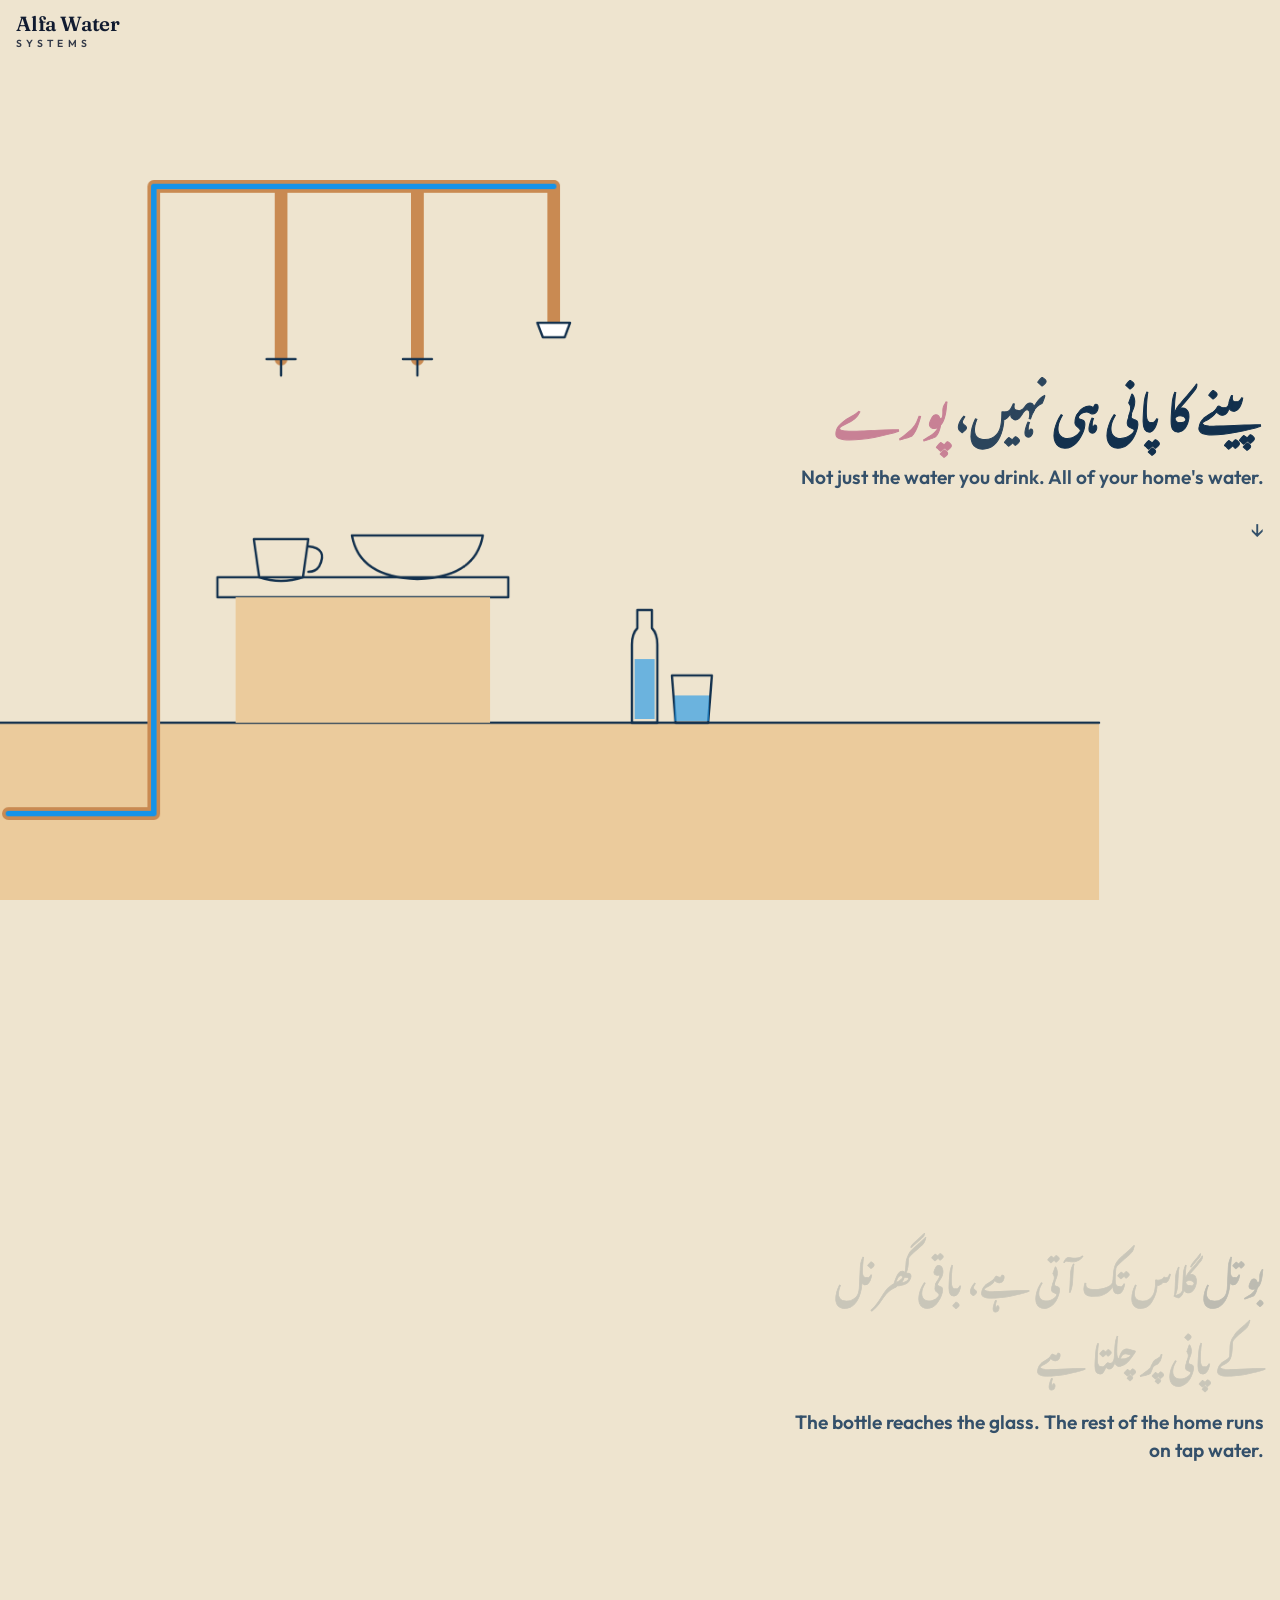
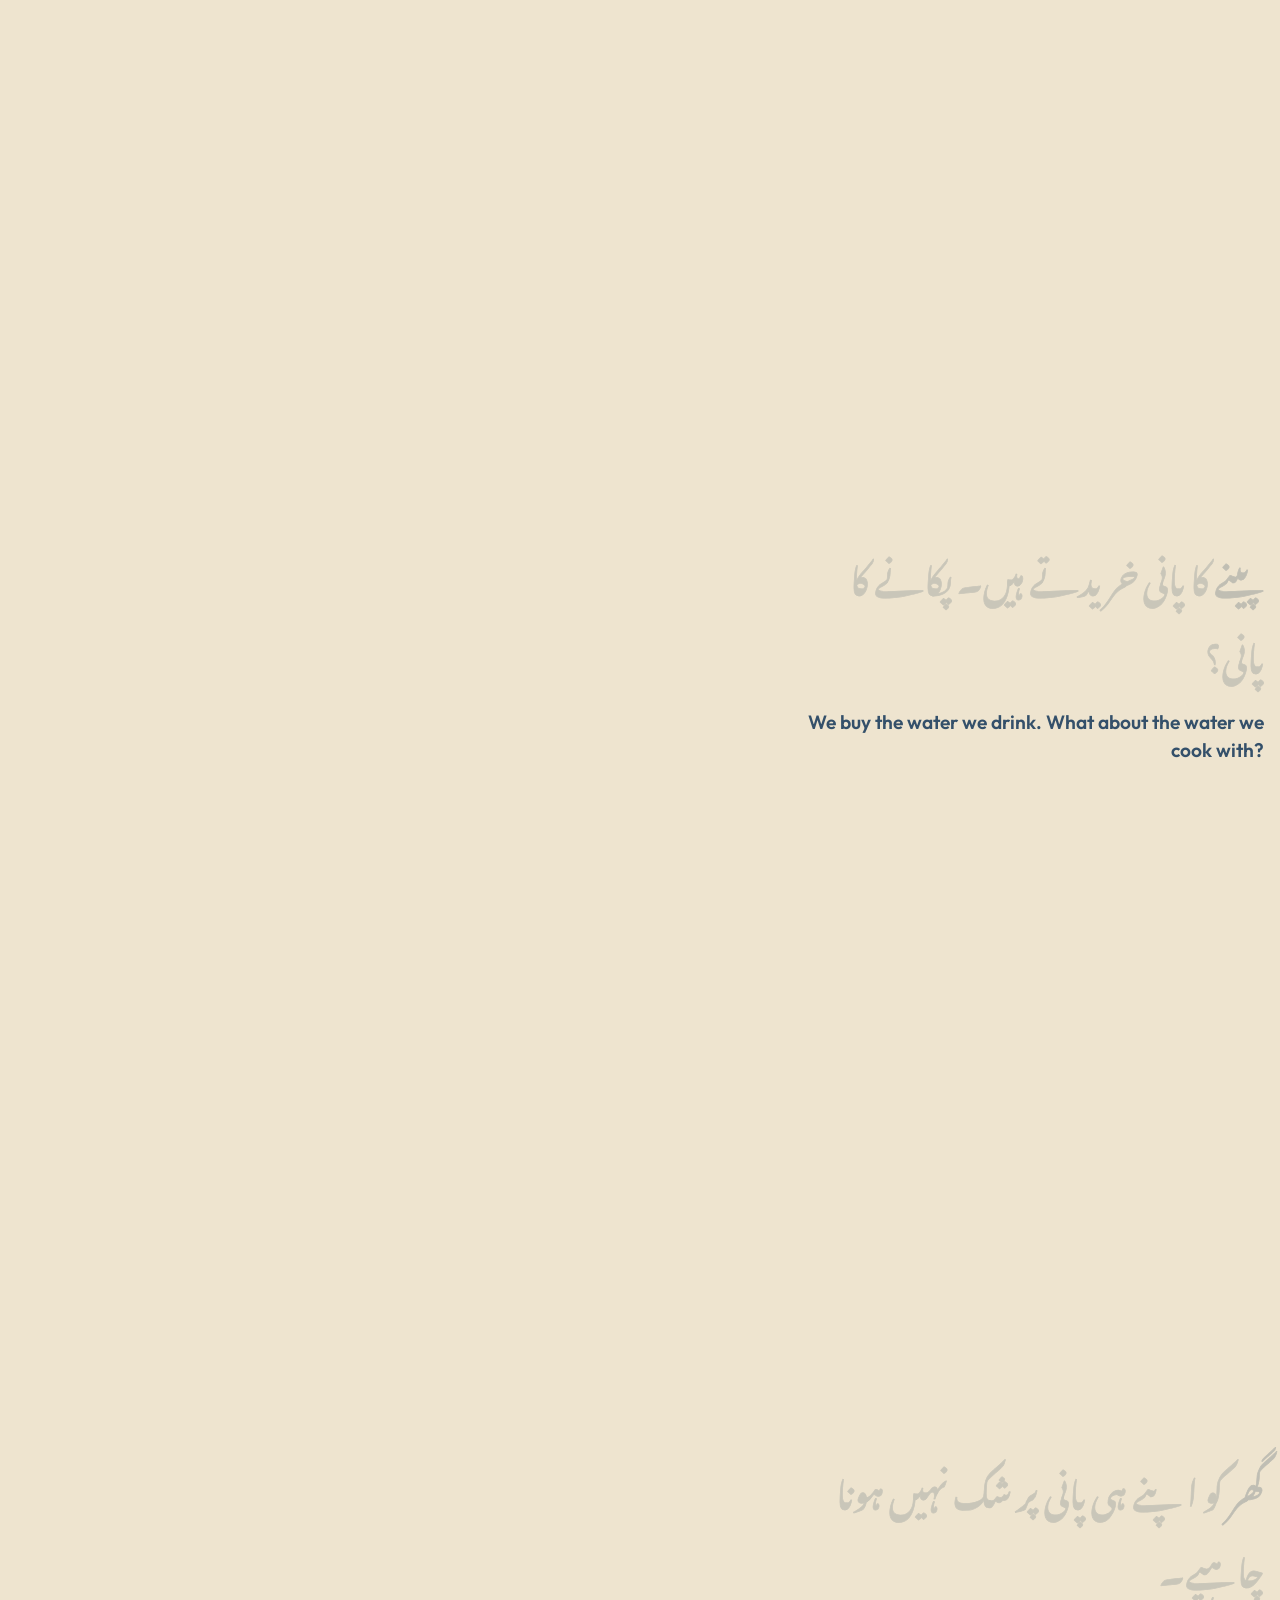
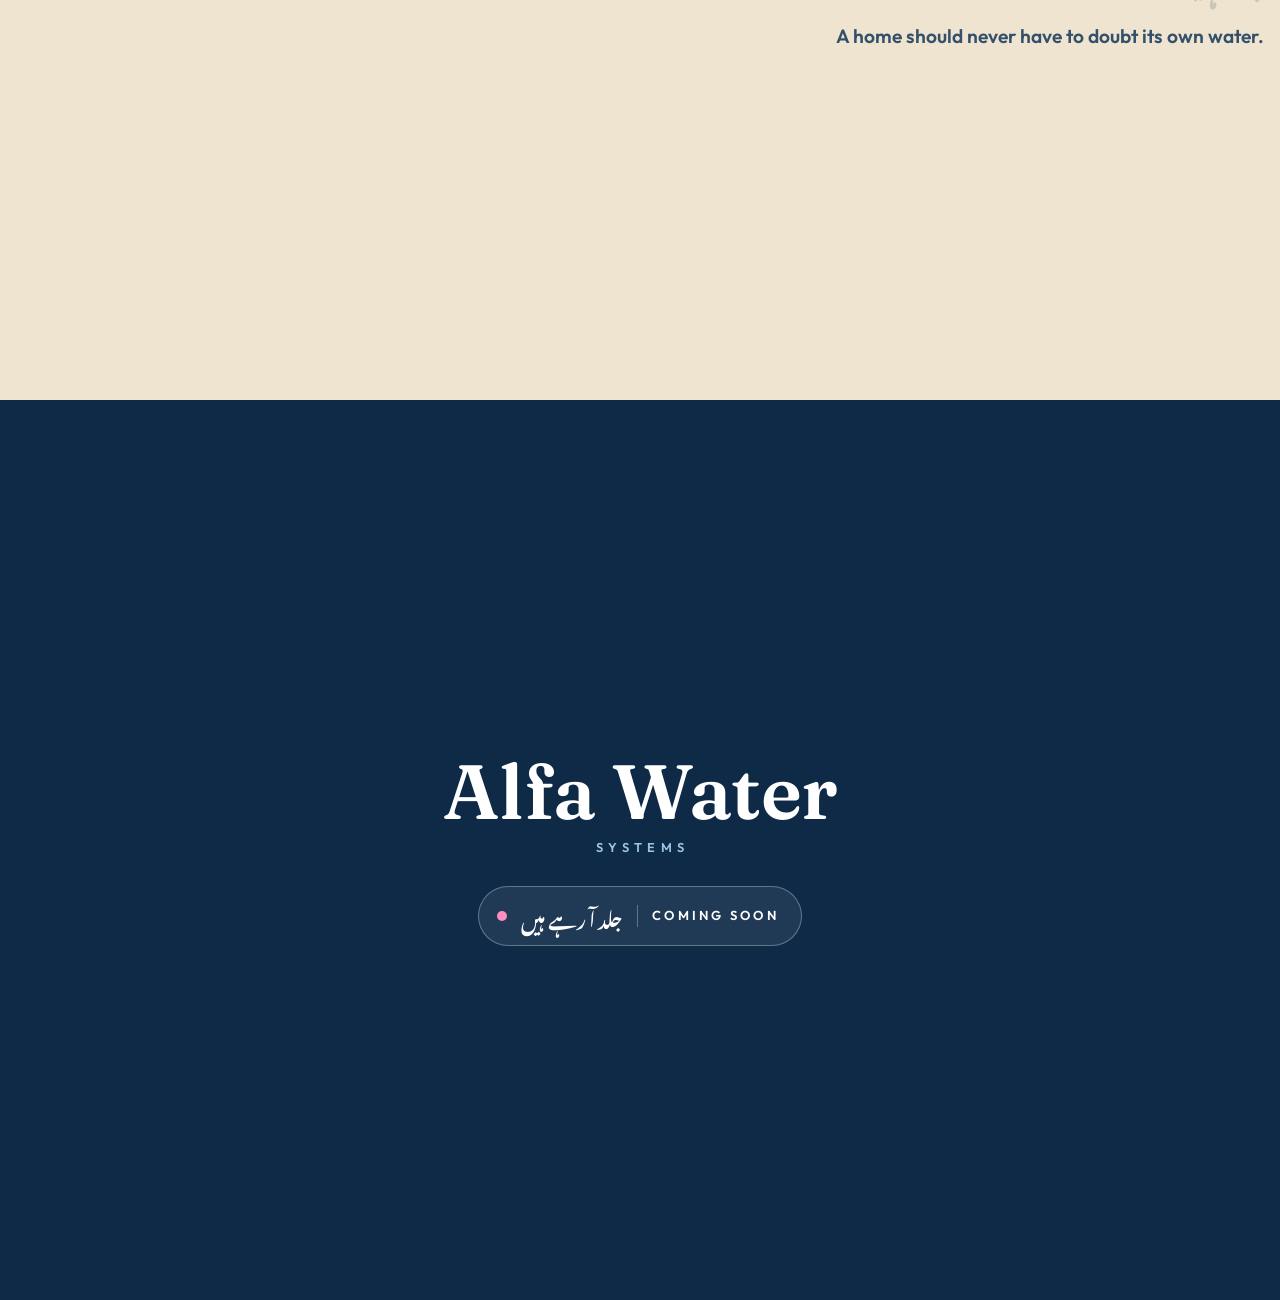
<file: index.html>
<!doctype html>
<html lang="en">
<head>
<meta charset="utf-8">
<meta name="viewport" content="width=device-width, initial-scale=1, viewport-fit=cover">
<title>Alfa Water Systems | Coming soon</title>
<meta name="description" content="پینے کا پانی ہی نہیں، پورے گھر کا پانی۔ Not just the water you drink. All of your home's water. Coming soon.">
<meta property="og:type" content="website">
<meta property="og:title" content="Alfa Water Systems | Coming soon">
<meta property="og:description" content="پینے کا پانی ہی نہیں، پورے گھر کا پانی۔ Not just the water you drink. All of your home's water.">
<meta property="og:url" content="https://www.alfawater.pk/">
<meta property="og:image" content="https://www.alfawater.pk/og-image.jpg">
<meta property="og:image:width" content="1200">
<meta property="og:image:height" content="630">
<meta name="twitter:card" content="summary_large_image">
<link rel="canonical" href="https://www.alfawater.pk/">
<meta name="theme-color" content="#FFF3D6">
<link rel="icon" href="favicon.svg" type="image/svg+xml">
<link rel="preload" href="fonts/nastaliq-600.woff2" as="font" type="font/woff2" crossorigin>
<link rel="stylesheet" href="css/base.css">
<style>
/* Main page: water comes in from the street, runs through the house pipes, and reaches every nal. */
.spark{fill:none;stroke:#fff;stroke-width:2;stroke-linecap:round;stroke-dasharray:6 22;opacity:0;animation:run 1.2s linear infinite}
@keyframes run{to{stroke-dashoffset:-28}}
.ground{fill:var(--sand)}
#scene{transform-origin:40% 50%;will-change:transform}
.dash{fill:none;stroke:var(--soft);stroke-width:3;stroke-dasharray:4 9;stroke-linecap:round}
.cue{display:block;margin-top:22px;font-size:22px;color:var(--soft);animation:nudge 2.4s ease-in-out infinite;text-align:right}
@keyframes nudge{0%,100%{transform:translateY(0)}50%{transform:translateY(7px)}}
.lbl{font-size:26px}
@media (max-width:860px) and (min-height:501px){ .cue{text-align:center} }
@media (min-width:861px),(max-height:500px){#p0 .copy{width:min(46%,700px)}}
</style>
</head>
<body>
<div class="mark" id="mark">Alfa Water<small>SYSTEMS</small></div>

<div class="track" id="track">
  <div class="stage" aria-hidden="true">
    <svg id="scene" viewBox="0 0 800 1000" preserveAspectRatio="xMidYMid meet" role="img" aria-label="A cross-section of a home. Water comes in from the street main, rises through the wall and runs along the ceiling to the chai tap, the sabzi tap and the shower. A bottle only ever reaches a glass.">
      <rect class="ground" x="-400" y="800" width="1600" height="200"/>
      <path class="out" d="M-400 800H1200"/>
      <path class="out" d="M130 800V210H690" style="opacity:0"/>

      <!-- the pipes, grey -->
      <path class="pipe" d="M0 900H160V210H600"/>
      <path class="pipe" d="M300 210V400"/>
      <path class="pipe" d="M450 210V400"/>
      <path class="pipe" d="M600 210V360"/>

      <!-- the water inside them -->
      <path id="w0" class="flow draw" pathLength="1" d="M0 900H160V210H600"/>
      <path id="w1" class="flow draw" pathLength="1" d="M300 210V400"/>
      <path id="w2" class="flow draw" pathLength="1" d="M450 210V400"/>
      <path id="w3" class="flow draw" pathLength="1" d="M600 210V360"/>
      <path class="spark sp" d="M0 900H160V210H600"/>

      <!-- taps -->
      <g class="out">
        <path d="M284 400H316M300 400V418" /><path d="M434 400H466M450 400V418"/>
        <path d="M582 360H618L612 376H588Z" fill="#fff"/>
      </g>

      <!-- counter, cup, karahi -->
      <rect x="230" y="640" width="320" height="22" fill="#C98A52" class="out"/>
      <rect x="250" y="662" width="280" height="138" fill="var(--sand)"/>
      <g transform="translate(300 598)">
        <clipPath id="cupC"><path d="M-30 0H30L24 42Q0 50-24 42Z"/></clipPath>
        <path d="M30 8q22 2 12 22-4 6-12 6" class="out"/>
        <path d="M-30 0H30L24 42Q0 50-24 42Z" fill="#fff" class="out"/>
        <rect id="cupF" x="-30" y="8" width="60" height="44" fill="var(--water)" clip-path="url(#cupC)"/>
      </g>
      <g transform="translate(450 594)">
        <path d="M-72 0H72Q64 46 0 48Q-64 46-72 0Z" fill="#7E2E57" class="out"/>
        <ellipse id="karF" cx="0" cy="6" rx="64" ry="8" fill="var(--water)"/>
      </g>
      <g id="drip" fill="var(--water)">
        <circle class="dr" cx="300" cy="430" r="4"/><circle class="dr" cx="450" cy="430" r="4"/>
      </g>

      <!-- shower spray -->
      <g id="spray" class="flow" style="stroke-width:3">
        <path d="M590 384V560M600 384V570M610 384V560M580 382L570 540M620 382L630 540"/>
      </g>

      <!-- labels, Urdu over a small English line -->
      <g id="labels" text-anchor="middle">
        <text class="lbl" x="300" y="700">چائے</text>
        <text class="lbl en" x="300" y="722" style="font-size:11px">CHAI</text>
        <text class="lbl" x="450" y="700">سبزی</text>
        <text class="lbl en" x="450" y="722" style="font-size:11px">SABZI</text>
        <text class="lbl" x="600" y="640">نہانا</text>
        <text class="lbl en" x="600" y="662" style="font-size:11px">BATH</text>
      </g>

      <!-- the bottle reaches only the glass -->
      <g id="bottle" transform="translate(700 800)">
        <path d="M-14 0V-86Q-14-98-8-104V-124H8V-104Q14-98 14-86V0Z" fill="rgba(255,255,255,.7)" class="out"/>
        <rect x="-11" y="-70" width="22" height="66" fill="var(--water)" opacity=".6"/>
      </g>
      <g transform="translate(752 800)">
        <path d="M-18 0L-22 -52H22L18 0Z" fill="rgba(255,255,255,.7)" class="out"/>
        <rect x="-19" y="-30" width="38" height="28" fill="var(--water)" opacity=".6"/>
      </g>
      <path id="btl" class="dash" d="M714 -0"/>
    </svg>
  </div>

  <section class="panel" id="p0">
    <div class="copy">
      <h1 class="ur tag" id="tagline" lang="ur" dir="rtl">پینے کا پانی ہی نہیں، <span class="k">پورے گھر</span> <span class="w2">کا پانی</span></h1>
      <span class="en">Not just the water you drink. All of your home's water.</span>
      <span class="cue" aria-hidden="true">↓</span>
    </div>
  </section>

  <section class="panel" id="p1">
    <div class="copy stack">
      <p lang="ur" dir="rtl" class="ur" data-reveal>بوتل گلاس تک آتی ہے، باقی گھر نل کے پانی پر چلتا ہے</p>
      <span class="en">The bottle reaches the glass. The rest of the home runs on tap water.</span>
    </div>
  </section>

  <section class="panel" id="p2">
    <div class="copy stack">
      <p lang="ur" dir="rtl" class="ur" data-reveal>پینے کا پانی خریدتے ہیں۔ پکانے کا پانی؟</p>
      <span class="en">We buy the water we drink. What about the water we cook with?</span>
    </div>
  </section>

  <section class="panel" id="p3">
    <div class="copy stack">
      <p lang="ur" dir="rtl" class="ur" data-reveal>گھر کو اپنے ہی پانی پر شک نہیں ہونا چاہیے۔</p>
      <span class="en">A home should never have to doubt its own water.</span>
    </div>
  </section>

  <section class="panel end" id="p4">
    <div class="copy">
      <div class="endname">Alfa Water<small>SYSTEMS</small></div>
      <div class="pill"><span class="dot"></span><span class="u" lang="ur" dir="rtl">جلد آ رہے ہیں</span><span class="bar"></span><span class="e">Coming soon</span></div>
    </div>
  </section>
</div>

<script src="js/gsap.min.js"></script>
<script src="js/ScrollTrigger.min.js"></script>
<script src="js/story.js"></script>
<script>
(function(){
  var S = window.Story, $ = function(s){ return document.querySelector(s); }, $$ = function(s){ return document.querySelectorAll(s); };
  var svg = $('#scene');
  function frame(){ svg.setAttribute('viewBox', (window.innerWidth <= 860 && window.innerHeight > 500) ? '0 120 800 800' : '0 0 800 1000'); }
  frame(); window.addEventListener('resize', frame);

  // the bottle's short dashed path to the glass
  $('#btl').setAttribute('d', 'M714 720C722 700 734 700 742 724');

  S.fit($('#tagline'));
  S.intro($('#tagline'), .4);
  $$('[data-reveal]').forEach(S.reveal);
  if(!S.ready) return;
  gsap.registerPlugin(ScrollTrigger);

  // complete without motion
  if(S.reduce){
    $$('.draw').forEach(function(p){ p.style.opacity = 1; });
    ['#cupF','#karF','#labels','#spray'].forEach(function(s){ $(s).style.opacity = 1; });
    $('#btl').style.opacity = 1;
    new IntersectionObserver(function(es){ es.forEach(function(e){ $('#scene').style.opacity = e.isIntersecting ? 0 : 1; }); }, {threshold: .5}).observe($('#p4'));
    return;
  }

  // on load the water comes in from the street and runs to every tap
  var intro = gsap.timeline({delay: .3, defaults: {ease: 'none'}});
  [['#w0',0,2.2],['#w1',2.0,.5],['#w2',2.1,.5],['#w3',2.2,.5]].forEach(function(a){ S.draw(intro, $(a[0]), a[1], a[2]); });
  intro.to('.sp', {opacity: .65, duration: .3}, 2.5).to('#drip', {opacity: 1, duration: .2}, 2.7);
  gsap.fromTo('.dr', {y: 0, opacity: 1}, {y: 40, opacity: 0, duration: .9, repeat: -1, stagger: .45, ease: 'power1.in', delay: 3.2});

  // then the page scrolls
  gsap.set(['#cupF','#karF','#spray','#labels','#drip','#btl'], {opacity: 0});
  var tl = gsap.timeline({defaults: {ease: 'none'}, scrollTrigger: {trigger: '#track', start: 'top top', end: 'bottom bottom', scrub: .8}});
  tl.to('#btl', {opacity: 1, duration: .3}, .9);
  tl.to('#bottle', {y: -6, duration: .2, yoyo: true, repeat: 1}, 1.0);
  tl.to('#labels', {opacity: 1, duration: .3}, 1.0);
  tl.to('#spray', {opacity: .9, duration: .3}, 1.3);
  tl.to('#cupF', {opacity: 1, duration: .4}, 2.0);
  tl.to('#karF', {opacity: 1, duration: .5}, 2.2);
  tl.fromTo('#scene', {scale: 1}, {scale: 1.07, duration: 3.5, ease: 'none'}, 0);
  tl.to('#scene', {opacity: 0, duration: .2}, 3.55);
  tl.to({}, {duration: .01}, 3.99);

  // the colour of the page follows the story: warm light, clear water, evening, then night
  var pal = {p0: '#FFF3D6', p1: '#DFF1FD', p2: '#FFE9CF', p3: '#F9DDEA', p4: '#0E2A47'};
  var order = ['p0','p1','p2','p3','p4'];
  function tint(c){ gsap.to(document.documentElement, {'--page': c, duration: .9, ease: 'power1.inOut', overwrite: 'auto'}); }
  order.slice(1).forEach(function(id, i){
    ScrollTrigger.create({trigger: '#' + id, start: id === 'p4' ? 'top 15%' : 'top 60%', onEnter: function(){ tint(pal[id]); }, onLeaveBack: function(){ tint(pal[order[i]]); }});
  });

  ScrollTrigger.create({trigger: '#p4', start: 'top 70%', toggleClass: {targets: '#mark', className: 'off'}});
})();
</script>
</body>
</html>
</file>
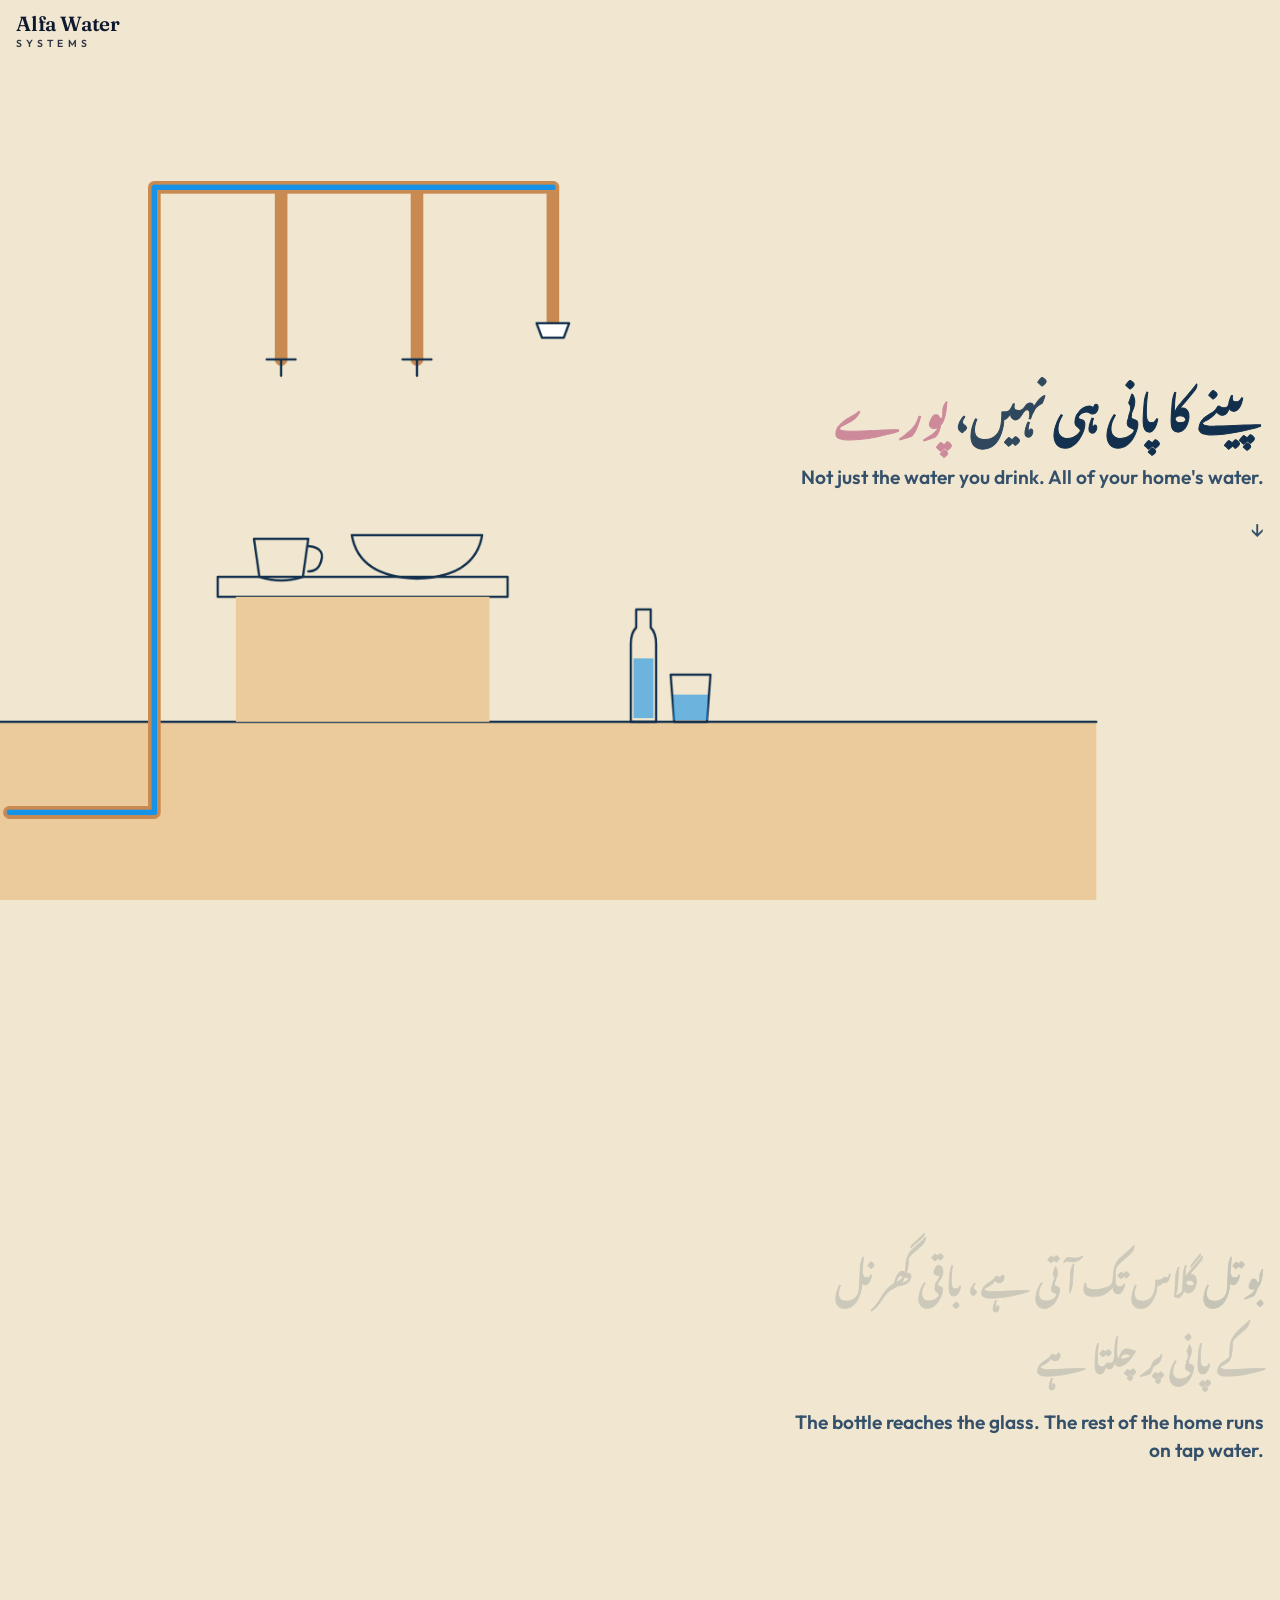
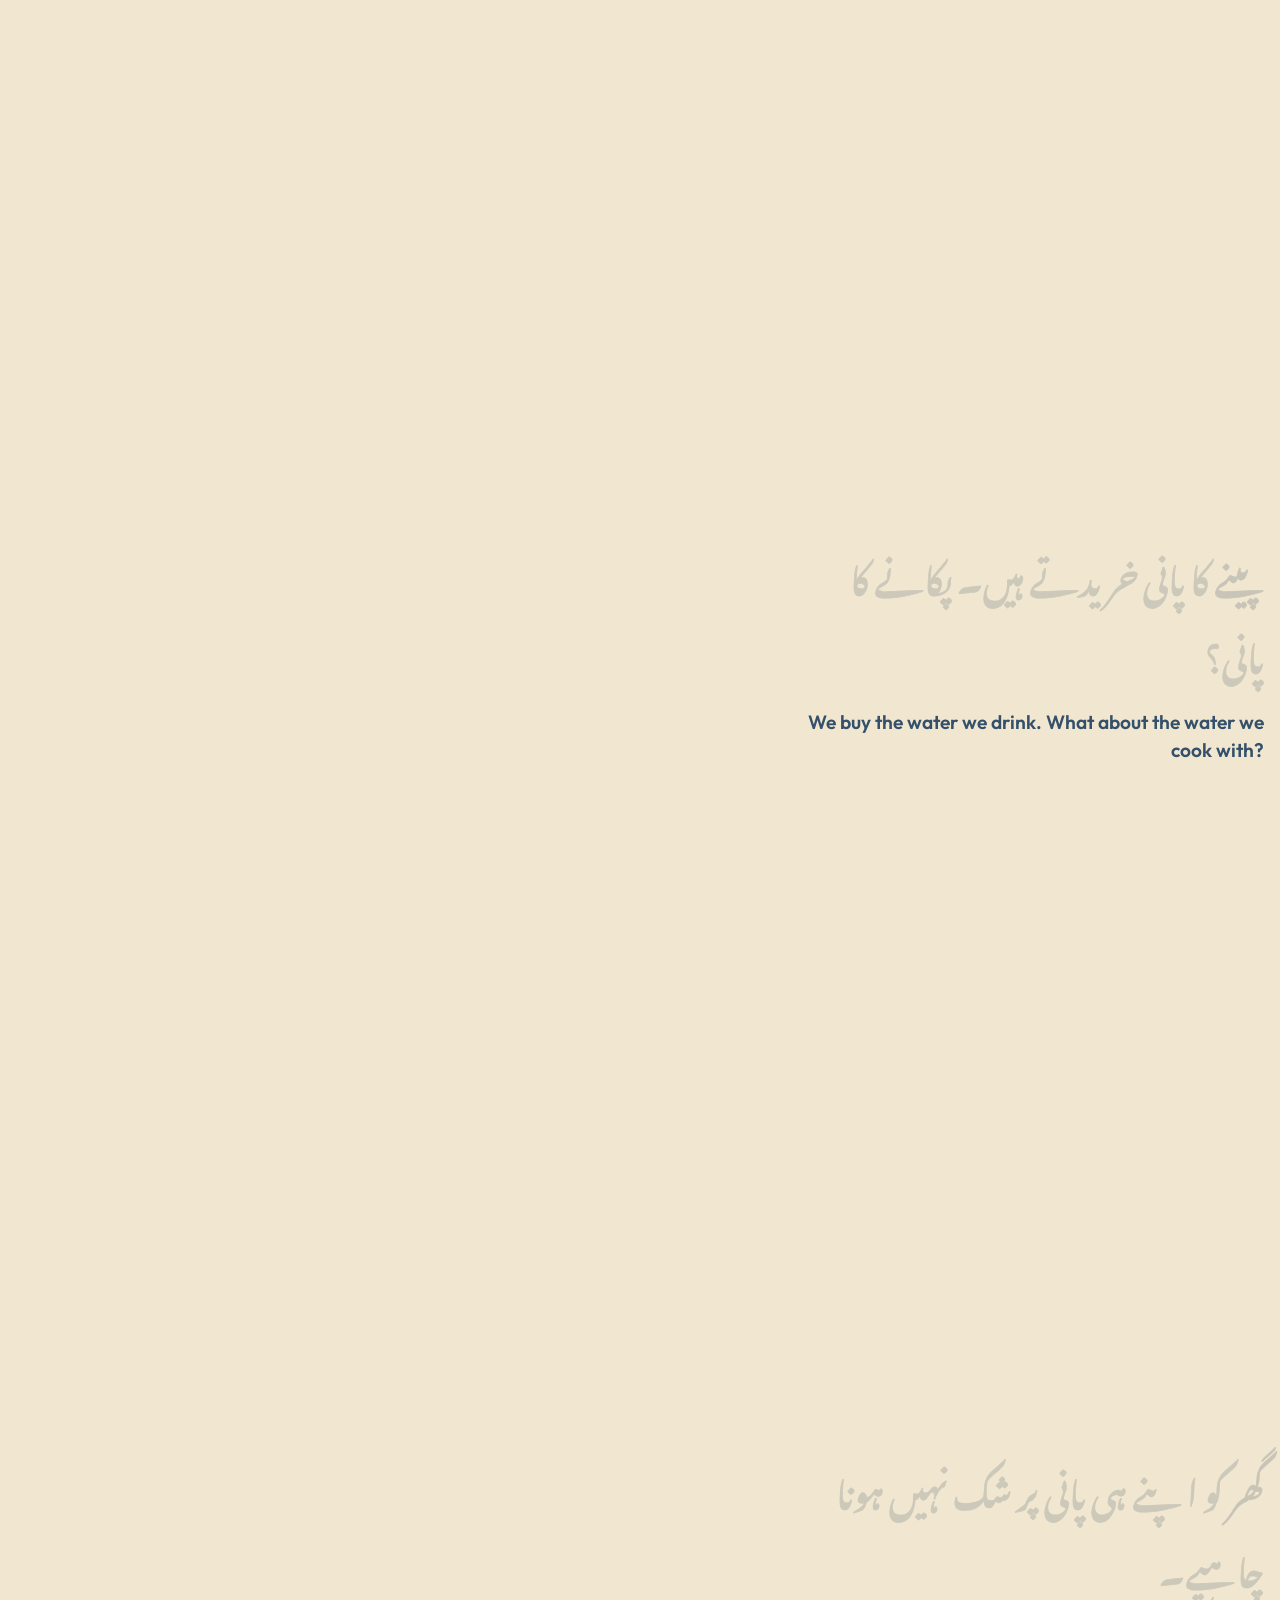
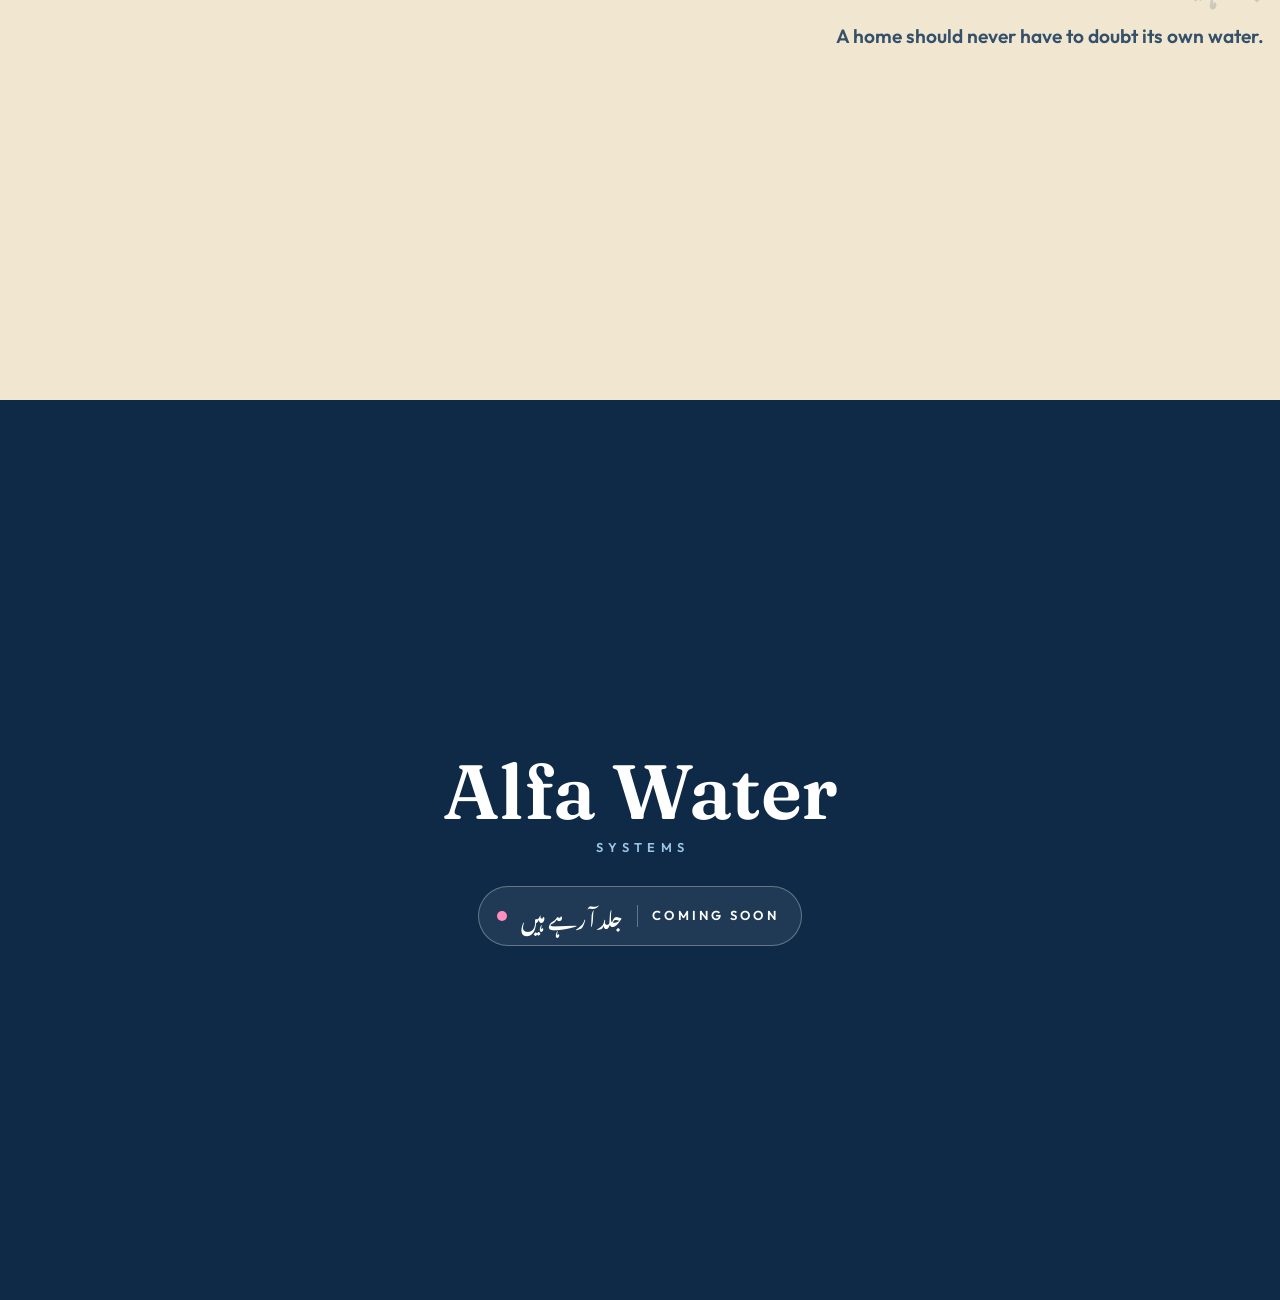
<file: alfa/index.html>
<!doctype html>
<html lang="en"><head><meta charset="utf-8"><title>Alfa Water Systems | Coming soon</title>
<meta name="viewport" content="width=device-width, initial-scale=1">
<link rel="canonical" href="https://www.alfawater.pk/">
<meta http-equiv="refresh" content="0; url=/">
<script>location.replace("/")</script></head>
<body style="background:#FFF3D6"><a href="/">Alfa Water Systems</a></body></html>
</file>
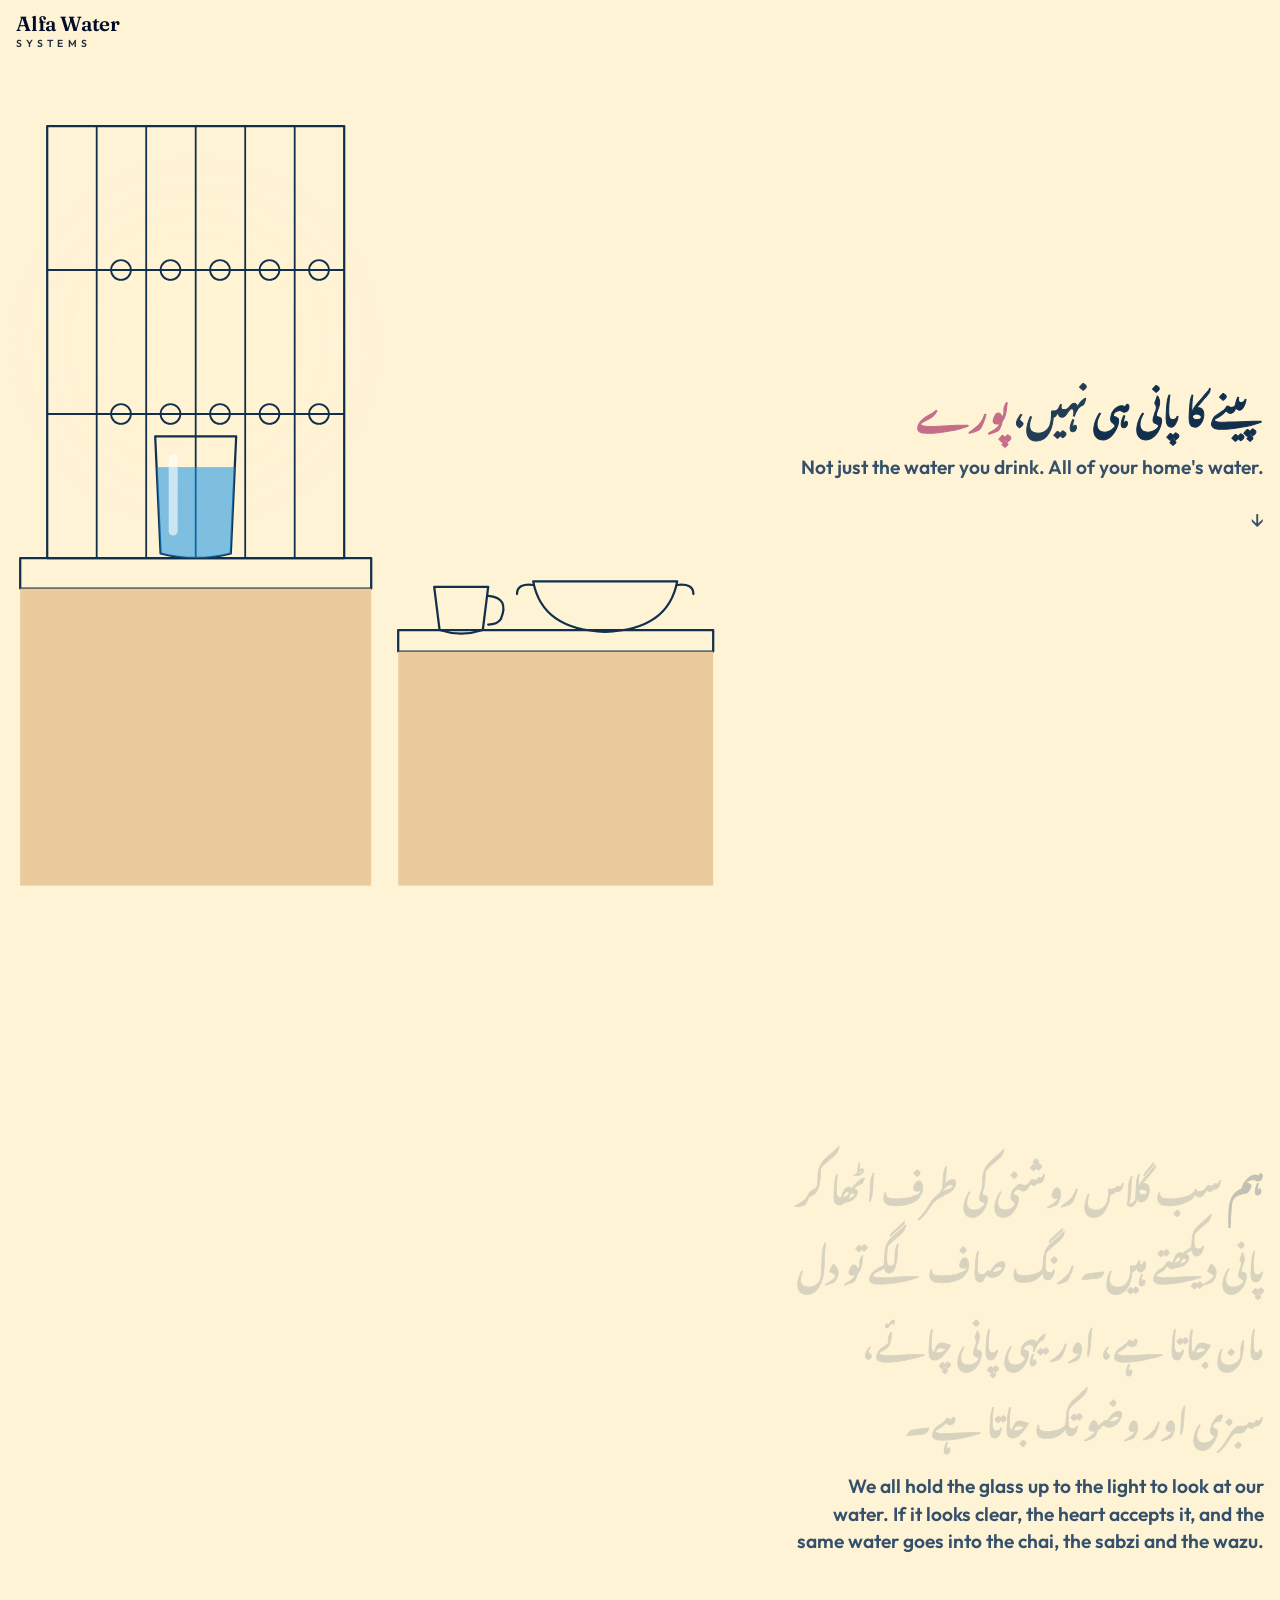
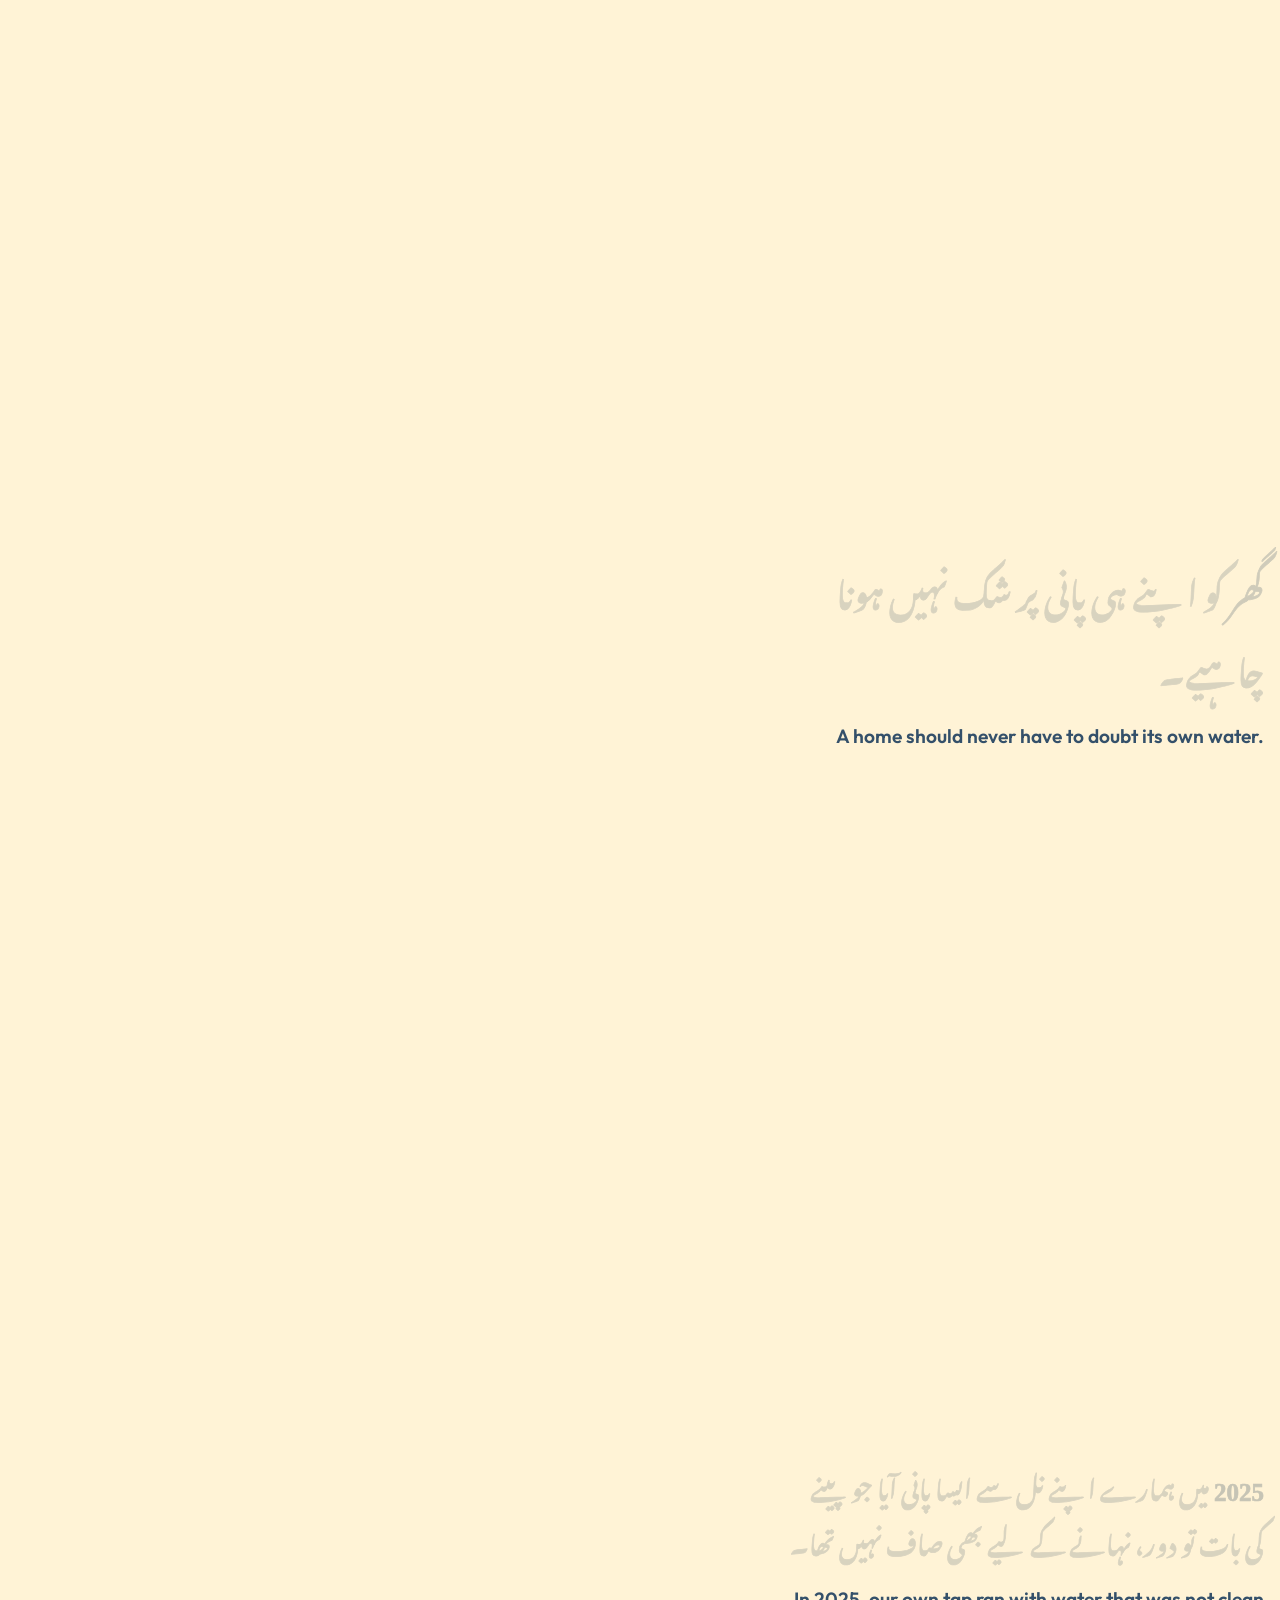
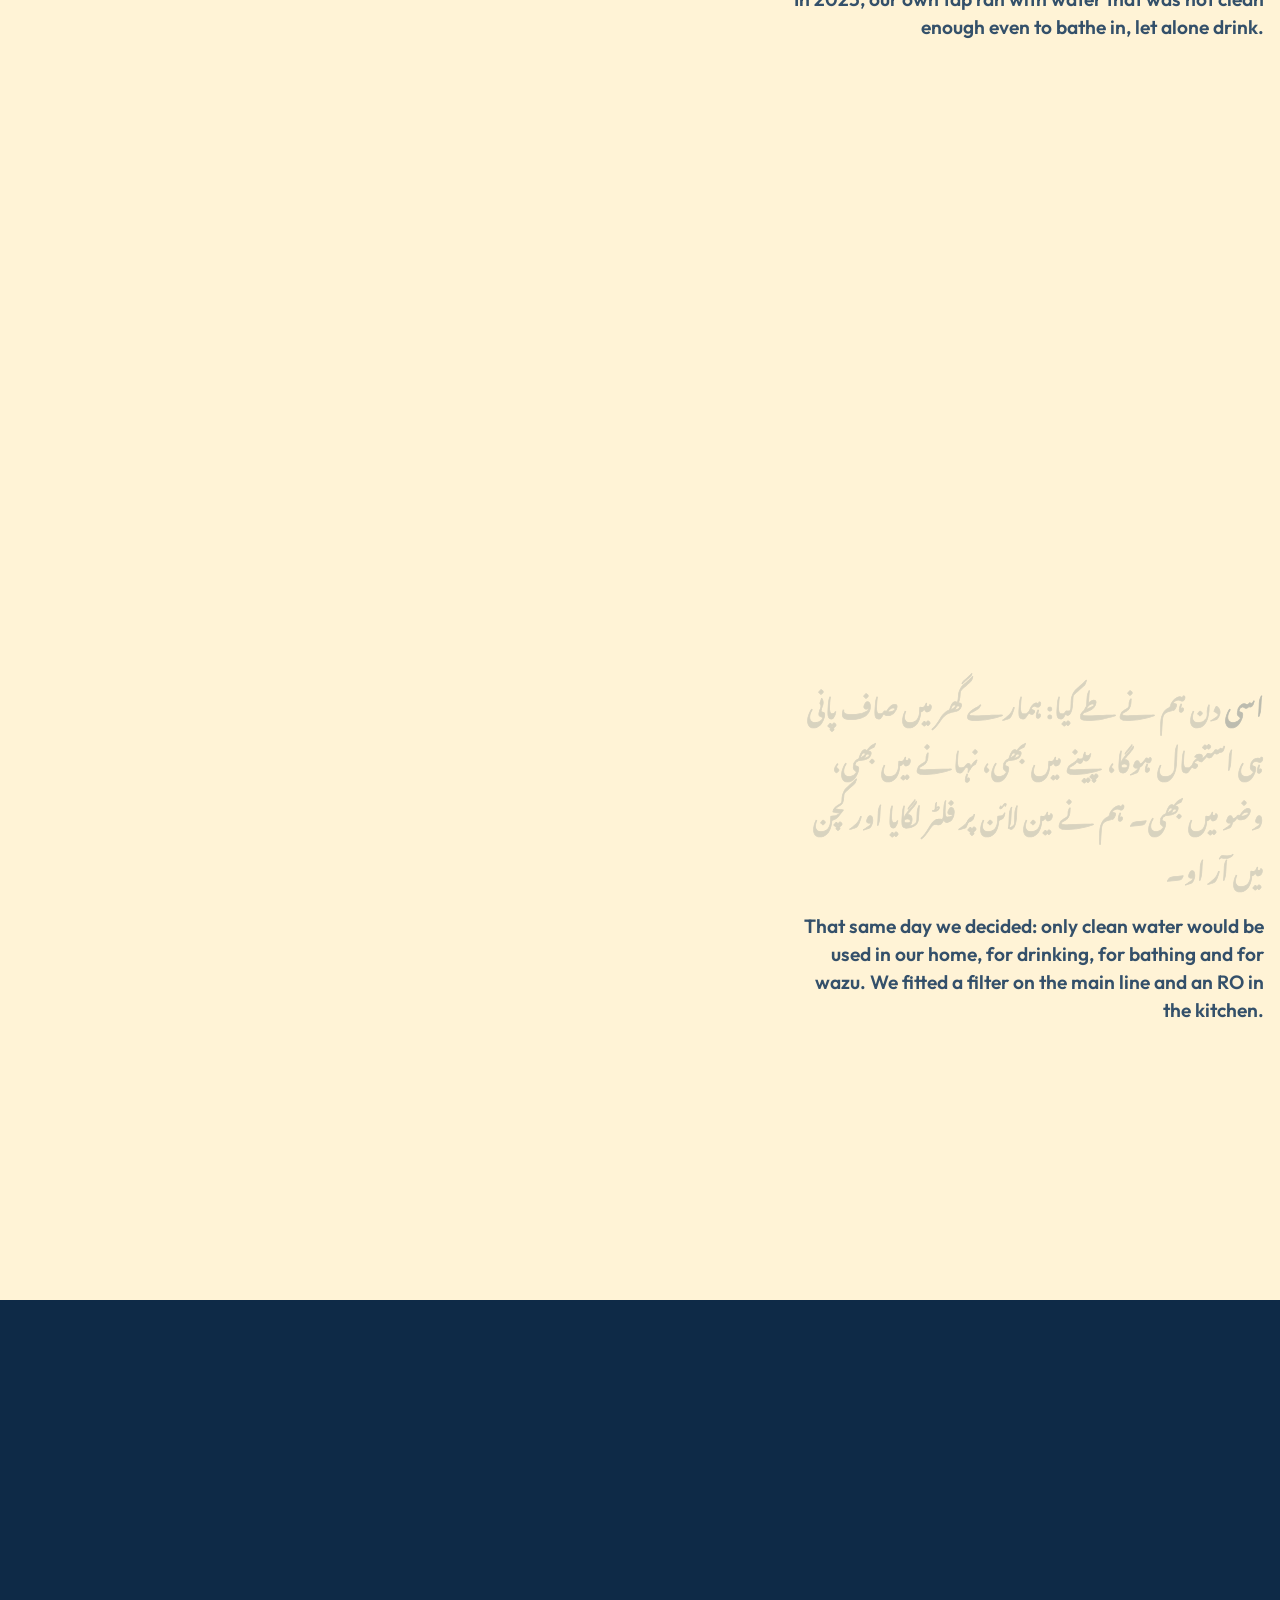
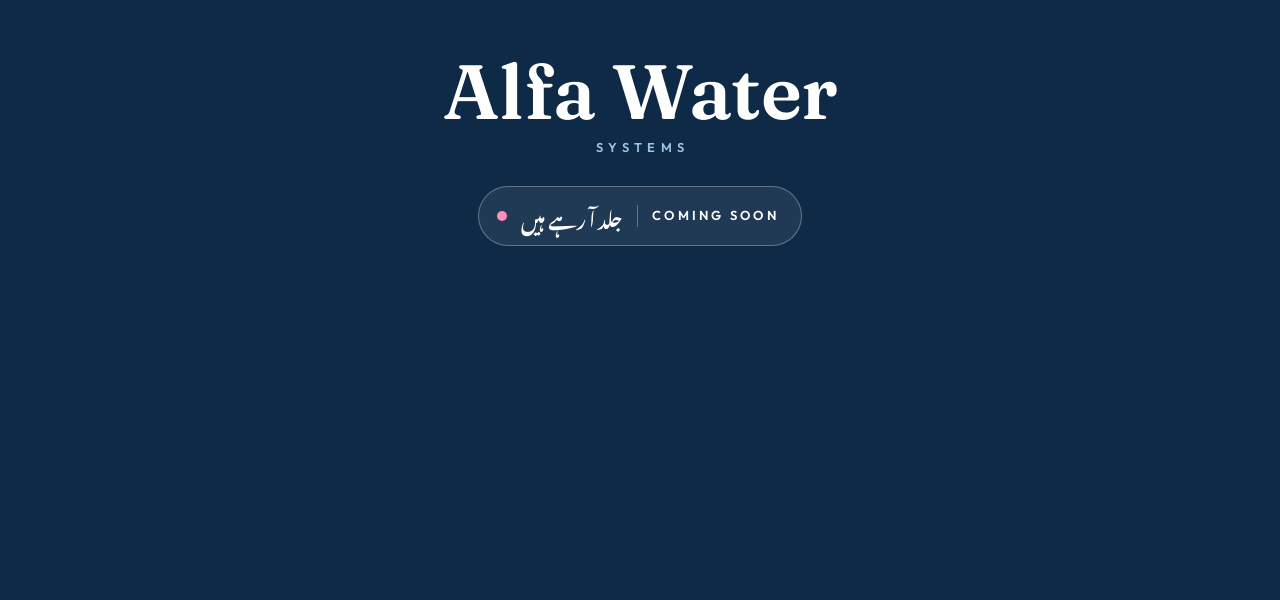
<file: journey/index.html>
<!doctype html>
<html lang="en">
<head>
<meta charset="utf-8">
<meta name="viewport" content="width=device-width, initial-scale=1, viewport-fit=cover">
<title>Alfa Water Systems | Coming soon</title>
<meta name="description" content="پینے کا پانی ہی نہیں، پورے گھر کا پانی۔ Not just the water you drink. All of your home's water. Coming soon.">
<meta property="og:type" content="website">
<meta property="og:title" content="Alfa Water Systems | Coming soon">
<meta property="og:description" content="پینے کا پانی ہی نہیں، پورے گھر کا پانی۔ Not just the water you drink. All of your home's water.">
<meta property="og:url" content="https://www.alfawater.pk/journey/">
<meta property="og:image" content="https://www.alfawater.pk/og-image.jpg">
<meta property="og:image:width" content="1200">
<meta property="og:image:height" content="630">
<meta name="twitter:card" content="summary_large_image">
<link rel="canonical" href="https://www.alfawater.pk/journey/">
<meta name="theme-color" content="#F1EEE7">
<link rel="icon" href="../favicon.svg" type="image/svg+xml">
<link rel="preload" href="../fonts/nastaliq-600.woff2" as="font" type="font/woff2" crossorigin>
<script>document.documentElement.classList.add("js")</script>
<link rel="stylesheet" href="../css/base.css">
<style>
/* Root page: the glass to the light. Scene layers: #win (window, glass, chai, karahi) then #main (our line, the filter, the homes around). */
html.js #main{opacity:0}
.spark{fill:none;stroke:#fff;stroke-width:2;stroke-linecap:round;stroke-dasharray:6 22;opacity:.65;animation:run 1.2s linear infinite}
@keyframes run{to{stroke-dashoffset:-28}}
.cue{display:block;margin-top:22px;font-size:22px;color:var(--soft);animation:nudge 2.4s ease-in-out infinite;text-align:right}
@keyframes nudge{0%,100%{transform:translateY(0)}50%{transform:translateY(7px)}}
.ur.story{font-size:clamp(18px,1.95vw,26px);line-height:2.2}
.node{fill:var(--page);stroke:var(--ink);stroke-width:2.5}
.nodeIn{fill:var(--water)}
@media (max-width:860px) and (min-height:501px){ .cue{text-align:center} }
:root{--pipe:#A5AEB3}
</style>
</head>
<body>
<div class="mark" id="mark">Alfa Water<small>SYSTEMS</small></div>

<div class="track" id="track">
  <div class="stage" aria-hidden="true">
    <svg id="scene" viewBox="0 0 800 1000" preserveAspectRatio="xMidYMid meet" role="img" aria-label="A glass of tap water on a window sill, held up to the light. The water goes on to the chai and the sabzi. A line coming into a home turns rust, a filter on it makes it run clear, and the clear line carries on into the home.">
      <defs>
        <radialGradient id="g" cx=".5" cy=".5" r=".5"><stop offset="0" stop-color="#FFF4D0" stop-opacity=".95"/><stop offset="1" stop-color="#FFF4D0" stop-opacity="0"/></radialGradient>
        <clipPath id="glassClip"><path d="M-45 0 L45 0 L39 130 Q0 140 -39 130 Z"/></clipPath>
      </defs>

      <g id="win">
        <circle id="glow" cx="205" cy="380" r="210" fill="url(#g)"/>
        <rect x="40" y="140" width="330" height="480" fill="var(--sun)" class="out"/>
        <g class="out" style="stroke-width:2">
          <path d="M95 140V620M150 140V620M205 140V620M260 140V620M315 140V620"/>
          <path d="M40 300H370M40 460H370"/>
          <circle cx="122" cy="300" r="11"/><circle cx="177" cy="300" r="11"/><circle cx="232" cy="300" r="11"/><circle cx="287" cy="300" r="11"/><circle cx="342" cy="300" r="11"/>
          <circle cx="122" cy="460" r="11"/><circle cx="177" cy="460" r="11"/><circle cx="232" cy="460" r="11"/><circle cx="287" cy="460" r="11"/><circle cx="342" cy="460" r="11"/>
        </g>
        <rect x="10" y="620" width="390" height="34" fill="var(--line)" class="out"/>
        <rect x="10" y="654" width="390" height="330" fill="var(--sand)"/>
        <rect x="430" y="700" width="350" height="24" fill="#D9D3C5" class="out"/>
        <rect x="430" y="724" width="350" height="260" fill="var(--sand)"/>

        <!-- chai cup -->
        <g transform="translate(500 652)">
          <clipPath id="cupClip"><path d="M-30 0 H30 L24 48 Q0 56 -24 48 Z"/></clipPath>
          <path d="M30 10 q24 2 14 26 q-4 6 -14 6" class="out" fill="none"/>
          <path d="M-30 0 H30 L24 48 Q0 56 -24 48 Z" fill="#fff" class="out"/>
          <rect id="cupW" x="-30" y="14" width="60" height="44" fill="var(--water)" opacity="0" clip-path="url(#cupClip)"/>
        </g>
        <!-- karahi -->
        <g transform="translate(660 646)">
          <path d="M-80 0 H80 Q70 54 0 56 Q-70 54 -80 0 Z" fill="#2E3A42" class="out"/>
          <path d="M-80 4 q-18 -2 -18 10 M80 4 q18 -2 18 10" class="out" fill="none"/>
          <ellipse id="karW" cx="0" cy="6" rx="72" ry="9" fill="var(--water)" opacity="0"/>
          <g id="stm" opacity="0" class="out" style="stroke:#9AA5AB;stroke-width:3">
            <path class="stmp" d="M-30 -10 q-10 -20 0 -40"/><path class="stmp" d="M0 -10 q-10 -20 0 -40"/><path class="stmp" d="M30 -10 q-10 -20 0 -40"/>
          </g>
        </g>

        <!-- the glass -->
        <g id="glass" transform="translate(205 485)">
          <path d="M-45 0 L45 0 L39 130 Q0 140 -39 130 Z" fill="rgba(255,255,255,.6)" class="out"/>
          <rect x="-45" y="34" width="90" height="110" fill="var(--water)" opacity=".55" clip-path="url(#glassClip)"/>
          <rect x="-30" y="20" width="10" height="90" rx="5" fill="#fff" opacity=".6"/>
        </g>

        <!-- the water goes on to the chai and the karahi -->
        <path id="wl1" class="flow draw" pathLength="1" d="M205 470 C205 560 340 590 500 646"/>
        <path id="wl2" class="flow draw" pathLength="1" d="M205 470 C205 540 480 560 660 640"/>
        <path class="spark sp-w" d="M205 470 C205 560 340 590 500 646"/>
        <path class="spark sp-w" d="M205 470 C205 540 480 560 660 640"/>
      </g>

      <g id="main">
        <path class="pipe" d="M0 500H300"/>
        <path class="pipe" d="M400 500H760"/>
        <path id="f1" class="flow rust draw" pathLength="1" d="M0 500H300"/>
        <path id="f2" class="flow draw" pathLength="1" d="M400 500H760"/>
        <path class="spark sp-m" d="M400 500H760"/>
        <g id="hous">
          <rect x="290" y="476" width="120" height="48" rx="8" fill="#8D979D" class="out"/>
          <path d="M305 524H395V640Q395 660 375 660H325Q305 660 305 640Z" fill="rgba(255,255,255,.6)" class="out"/>
          <rect x="335" y="530" width="30" height="100" rx="6" fill="#fff" class="out"/>
          <path d="M343 540V620M350 540V620M357 540V620" class="out" style="stroke-width:1;opacity:.5"/>
          <rect id="cartR" x="335" y="530" width="30" height="100" rx="6" fill="var(--rust)" opacity="0"/>
        </g>
      </g>
    </svg>
  </div>

  <section class="panel" id="p0">
    <div class="copy">
      <h1 class="ur tag" id="tagline" lang="ur" dir="rtl">پینے کا پانی ہی نہیں، <span class="k">پورے گھر</span> کا پانی</h1>
      <span class="en">Not just the water you drink. All of your home's water.</span>
      <span class="cue" aria-hidden="true">↓</span>
    </div>
  </section>

  <section class="panel" id="p1">
    <div class="copy stack">
      <p lang="ur" dir="rtl" class="ur" data-reveal>ہم سب گلاس روشنی کی طرف اٹھا کر پانی دیکھتے ہیں۔ رنگ صاف لگے تو دل مان جاتا ہے، اور یہی پانی چائے، سبزی اور وضو تک جاتا ہے۔</p>
      <span class="en">We all hold the glass up to the light to look at our water. If it looks clear, the heart accepts it, and the same water goes into the chai, the sabzi and the wazu.</span>
    </div>
  </section>

  <section class="panel" id="p2">
    <div class="copy stack">
      <p lang="ur" dir="rtl" class="ur" data-reveal>گھر کو اپنے ہی پانی پر شک نہیں ہونا چاہیے۔</p>
      <span class="en">A home should never have to doubt its own water.</span>
    </div>
  </section>

  <section class="panel" id="p3">
    <div class="copy stack">
      <p lang="ur" dir="rtl" class="ur story" data-reveal>2025 میں ہمارے اپنے نل سے ایسا پانی آیا جو پینے کی بات تو دور، نہانے کے لیے بھی صاف نہیں تھا۔</p>
      <span class="en">In 2025, our own tap ran with water that was not clean enough even to bathe in, let alone drink.</span>
    </div>
  </section>

  <section class="panel" id="p4">
    <div class="copy stack">
      <p lang="ur" dir="rtl" class="ur story" data-reveal>اسی دن ہم نے طے کیا: ہمارے گھر میں صاف پانی ہی استعمال ہوگا، پینے میں بھی، نہانے میں بھی، وضو میں بھی۔ ہم نے مین لائن پر فلٹر لگایا اور کچن میں آر او۔</p>
      <span class="en">That same day we decided: only clean water would be used in our home, for drinking, for bathing and for wazu. We fitted a filter on the main line and an RO in the kitchen.</span>
    </div>
  </section>

  <section class="panel end" id="p5">
    <div class="copy">
      <div class="endname">Alfa Water<small>SYSTEMS</small></div>
      <div class="pill"><span class="dot"></span><span class="u" lang="ur" dir="rtl">جلد آ رہے ہیں</span><span class="bar"></span><span class="e">Coming soon</span></div>
    </div>
  </section>
</div>

<script src="../js/gsap.min.js"></script>
<script src="../js/ScrollTrigger.min.js"></script>
<script src="../js/story.js"></script>
<script>
(function(){
  var S = window.Story, $ = function(s){ return document.querySelector(s); }, $$ = function(s){ return document.querySelectorAll(s); };
  var svg = $('#scene');
  function frame(){ svg.setAttribute('viewBox', (window.innerWidth <= 860 && window.innerHeight > 500) ? '0 110 800 700' : '0 0 800 1000'); }
  frame(); window.addEventListener('resize', frame);

  S.fit($('#tagline'));
  S.intro($('#tagline'), .4);
  $$('[data-reveal]').forEach(S.reveal);
  if(!S.ready) return;
  gsap.registerPlugin(ScrollTrigger);

  var main = $('#main'), win = $('#win');

  // the page is read-complete without motion: one scene per section, everything drawn
  if(S.reduce){
    $('#wl1').style.opacity = 1; $('#wl2').style.opacity = 1; $('#cupW').style.opacity = 1; $('#karW').style.opacity = 1; $('#cartR').style.opacity = .85;
    var io = new IntersectionObserver(function(es){ es.forEach(function(e){
      if(!e.isIntersecting) return;
      var w = (e.target.id === 'p3' || e.target.id === 'p4'), end = e.target.id === 'p5';
      win.style.opacity = w || end ? 0 : 1; main.style.opacity = w ? 1 : 0;
    }); }, {threshold: .55});
    $$('.panel').forEach(function(p){ io.observe(p); });
    return;
  }

  // start states
  gsap.set('#glass', {x: 205, y: 485});
  gsap.set(['#hous'], {y: -320});
  gsap.set('.sp-w, .sp-m', {opacity: 0});
  
  var tl = gsap.timeline({defaults: {ease: 'none'}, scrollTrigger: {trigger: '#track', start: 'top top', end: 'bottom bottom', scrub: .8}});
  // 0.5 to 1.1: the glass goes up to the grill, the light is behind it
  tl.to('#glass', {y: 330, duration: .55, ease: 'power2.inOut'}, .55);
  // 1.1 to 1.9: the same water goes to the chai and the karahi
  S.draw(tl, $('#wl1'), 1.1, .5);
  S.draw(tl, $('#wl2'), 1.2, .6);
  tl.to('.sp-w', {opacity: .65, duration: .15}, 1.75);
  tl.to('#cupW', {opacity: 1, duration: .2}, 1.65);
  tl.to('#karW', {opacity: 1, duration: .2}, 1.8);
  tl.to('#stm', {opacity: .9, duration: .2}, 1.9);
  // 2.5 to 2.9: our line
  tl.to(win, {opacity: 0, duration: .35}, 2.5);
  tl.to(main, {opacity: 1, duration: .35}, 2.6);
  S.draw(tl, $('#f1'), 3.0, .35);
  tl.to('#hous', {y: 0, duration: .35, ease: 'bounce.out'}, 3.35);
  S.draw(tl, $('#f2'), 3.55, .45);
  tl.to('#cartR', {opacity: .85, duration: .8}, 3.6);
  tl.to('.sp-m', {opacity: .65, duration: .15}, 3.95);
  // 4.0 to 4.6: the line goes on to the homes around
    tl.to('#scene', {opacity: 0, duration: .2}, 4.7);
  tl.to({}, {duration: .01}, 4.99);

  // ambient life
  gsap.to('#glow', {opacity: .55, duration: 3, yoyo: true, repeat: -1, ease: 'sine.inOut'});
  gsap.fromTo('.stmp', {y: 0, opacity: .8}, {y: -26, opacity: 0, duration: 2.6, repeat: -1, stagger: .7, ease: 'none'});

  ScrollTrigger.create({trigger: '#p5', start: 'top 70%', toggleClass: {targets: '#mark', className: 'off'}});
})();
</script>
</body>
</html>
</file>
<file: css/base.css>
/* Alfa Water journey pages: shared style. Temporary colours until the logo and colours are chosen. */
@font-face{font-family:"Nastaliq";src:url(../fonts/nastaliq-600.woff2) format("woff2");font-weight:600;font-style:normal;font-display:swap}
@font-face{font-family:"Fraunces";src:url(../fonts/fraunces-600.woff2) format("woff2");font-weight:600;font-style:normal;font-display:swap}
@font-face{font-family:"Fraunces";src:url(../fonts/fraunces-400-italic.woff2) format("woff2");font-weight:400;font-style:italic;font-display:swap}
@font-face{font-family:"Outfit";src:url(../fonts/outfit-400.woff2) format("woff2");font-weight:400;font-style:normal;font-display:swap}
@font-face{font-family:"Outfit";src:url(../fonts/outfit-600.woff2) format("woff2");font-weight:600;font-style:normal;font-display:swap}

:root{
  color-scheme:light;
  --page:#FFF3D6;      /* warm light, changes with the scroll */
  --paper:#FFFBF1;
  --ink:#12304D;
  --soft:#34506A;
  --line:#E2C79A;
  --key:#A3235F;       /* phalsa, for the key words and the coming soon dot */
  --water:#1593E8;     /* clean water is crystal blue */
  --water-dk:#0A6FB8;
  --water-lt:#BFE6FA;
  --rust:#B5652A;      /* rust belongs to the dirt only */
  --sun:#FFE08A;
  --pipe:#C98A52;      /* copper pipe */
  --sand:#EBCB9C;
  --gutter:max(16px,env(safe-area-inset-left,0px));
  --gutter-r:max(16px,env(safe-area-inset-right,0px));
}
*{box-sizing:border-box;margin:0;padding:0}
html{-webkit-text-size-adjust:100%}
body{background:var(--page);color:var(--ink);font-family:"Outfit",system-ui,sans-serif;line-height:1.5;overflow-x:hidden}
a{color:inherit}

/* the name, fixed top left */
.mark{mix-blend-mode:difference;font-weight:600;position:fixed;z-index:5;left:var(--gutter);top:calc(14px + env(safe-area-inset-top,0px));font-family:"Fraunces",Georgia,serif;font-weight:600;font-size:clamp(17px,1.6vw,22px);line-height:1;color:#fff;letter-spacing:-.2px;transition:opacity .5s}
.mark small{display:block;margin-top:.45em;font-family:"Outfit",system-ui,sans-serif;font-weight:600;font-size:.5em;letter-spacing:.42em;color:inherit;opacity:.85}
.mark.off{opacity:0;pointer-events:none}

/* the scene stays, the words scroll over it */
.track{position:relative}
.stage{position:sticky;top:0;height:100svh;margin-bottom:-100svh;z-index:0;overflow:hidden}
.stage svg{position:absolute;left:0;top:0;width:58%;height:100%;display:block;overflow:visible}
.panel{position:relative;z-index:1;min-height:100svh;display:flex;align-items:center;justify-content:flex-end;padding:0 var(--gutter-r) 0 var(--gutter)}
.copy{width:min(38%,520px);text-align:right}
.ur{font-family:"Nastaliq","Noto Nastaliq Urdu",serif;font-weight:600;-webkit-text-stroke:.7px currentColor;direction:rtl;color:var(--ink);line-height:2.25;font-size:clamp(22px,2.7vw,38px)}
.ur .k{color:var(--key)}
.ur .w2{color:var(--water-dk)}
.ur.tag{white-space:nowrap;display:block;font-size:clamp(24px,3.5vw,54px);-webkit-text-stroke:1px currentColor}
.ur.small{font-size:clamp(15px,1.5vw,20px);line-height:2.1;color:var(--soft)}
.en{display:block;margin-top:10px;direction:ltr;font-family:"Outfit",system-ui,sans-serif;font-style:normal;font-weight:600;font-size:clamp(15px,1.5vw,20px);line-height:1.45;color:var(--soft)}
.stack>*+*{margin-top:18px}

.pill{display:inline-flex;align-items:center;gap:14px;padding:10px 22px 10px 18px;border-radius:999px;border:1.5px solid var(--line);background:rgba(255,255,255,.55)}
.pill .dot{width:10px;height:10px;border-radius:50%;background:var(--key);position:relative}
.pill .dot::after{content:"";position:absolute;inset:-6px;border-radius:50%;border:2px solid var(--key);opacity:0;animation:ping 2.2s ease-out infinite}
@keyframes ping{0%{opacity:.6;transform:scale(.6)}100%{opacity:0;transform:scale(1.8)}}
.pill .u,.pill .e{white-space:nowrap}
.pill .u{font-family:"Nastaliq","Noto Nastaliq Urdu",serif;font-weight:600;font-size:20px;line-height:1.9;direction:rtl}
.pill .e{font-weight:600;font-size:13px;letter-spacing:.24em;text-transform:uppercase}
.pill .bar{width:1px;height:22px;background:var(--line)}

.endname{font-family:"Fraunces",Georgia,serif;font-weight:600;font-size:clamp(40px,6vw,84px);line-height:1;letter-spacing:-.5px}
.endname small{display:block;margin-top:10px;font-family:"Outfit",system-ui,sans-serif;font-weight:600;font-size:clamp(11px,1vw,14px);letter-spacing:.42em;color:var(--soft);padding-left:.42em}
.panel.end{justify-content:center;text-align:center;background:#0E2A47;color:#fff;z-index:2}
.panel.end .endname{color:#fff}
.panel.end .endname small{color:#9CC4E6}
.panel.end .pill{background:rgba(255,255,255,.08);border-color:rgba(255,255,255,.3)}
.panel.end .pill .u,.panel.end .pill .e{color:#fff}
.panel.end .pill .bar{background:rgba(255,255,255,.3)}
.panel.end .pill .dot{background:#FF8DBD}
.panel.end .pill .dot::after{border-color:#FF8DBD}
.panel.end .copy{width:min(92%,760px);text-align:center;display:flex;flex-direction:column;align-items:center;gap:clamp(18px,3vw,32px)}

/* scene drawing helpers */
.pipe{fill:none;stroke:var(--pipe);stroke-linecap:round;stroke-linejoin:round;stroke-width:14}
.flow{fill:none;stroke:var(--water);stroke-linecap:round;stroke-linejoin:round;stroke-width:6}
.flow.rust{stroke:var(--rust)}
.draw{stroke-dasharray:1;stroke-dashoffset:0}
.out{fill:none;stroke:var(--ink);stroke-width:2.5;stroke-linejoin:round;stroke-linecap:round}
.lbl{font-family:"Nastaliq","Noto Nastaliq Urdu",serif;font-weight:600;fill:var(--ink);font-size:30px;direction:rtl}
.lbl.en{font-family:"Outfit",system-ui,sans-serif;font-weight:600;font-style:normal;font-size:12px;letter-spacing:.14em;fill:var(--soft);margin:0;display:inline;line-height:1}

@media (max-width:860px) and (min-height:501px){
  .stage svg{width:100%;height:60%;top:calc(34px + env(safe-area-inset-top,0px))}
  .panel{align-items:flex-end;justify-content:center;padding-bottom:calc(5svh + env(safe-area-inset-bottom,0px))}
  .copy{width:100%;text-align:center;padding:34px 0 0;background:linear-gradient(to top,var(--page) 88%,transparent)}
  .en{text-align:center}
  .ur{font-size:clamp(20px,5.6vw,28px)}
  .ur.tag{font-size:clamp(18px,5vw,24px)}
  .ur.small{font-size:16px}
  .panel.end{align-items:center}
  .panel.end .copy{background:none;padding:0}
  .pill{gap:10px;padding:8px 16px 8px 14px}
  .pill .u{font-size:18px}
  .pill .e{font-size:12px;letter-spacing:.16em}
}
@media (max-width:860px) and (min-height:501px) and (max-height:700px){
  .stage svg{height:42%}
  .copy{padding-top:16px}
  .ur{font-size:clamp(17px,4.6vw,22px);line-height:2.1}
  .en{font-size:13px}
}
@media (prefers-reduced-motion:reduce){
  *{animation:none!important;transition:none!important}
}
</file>
